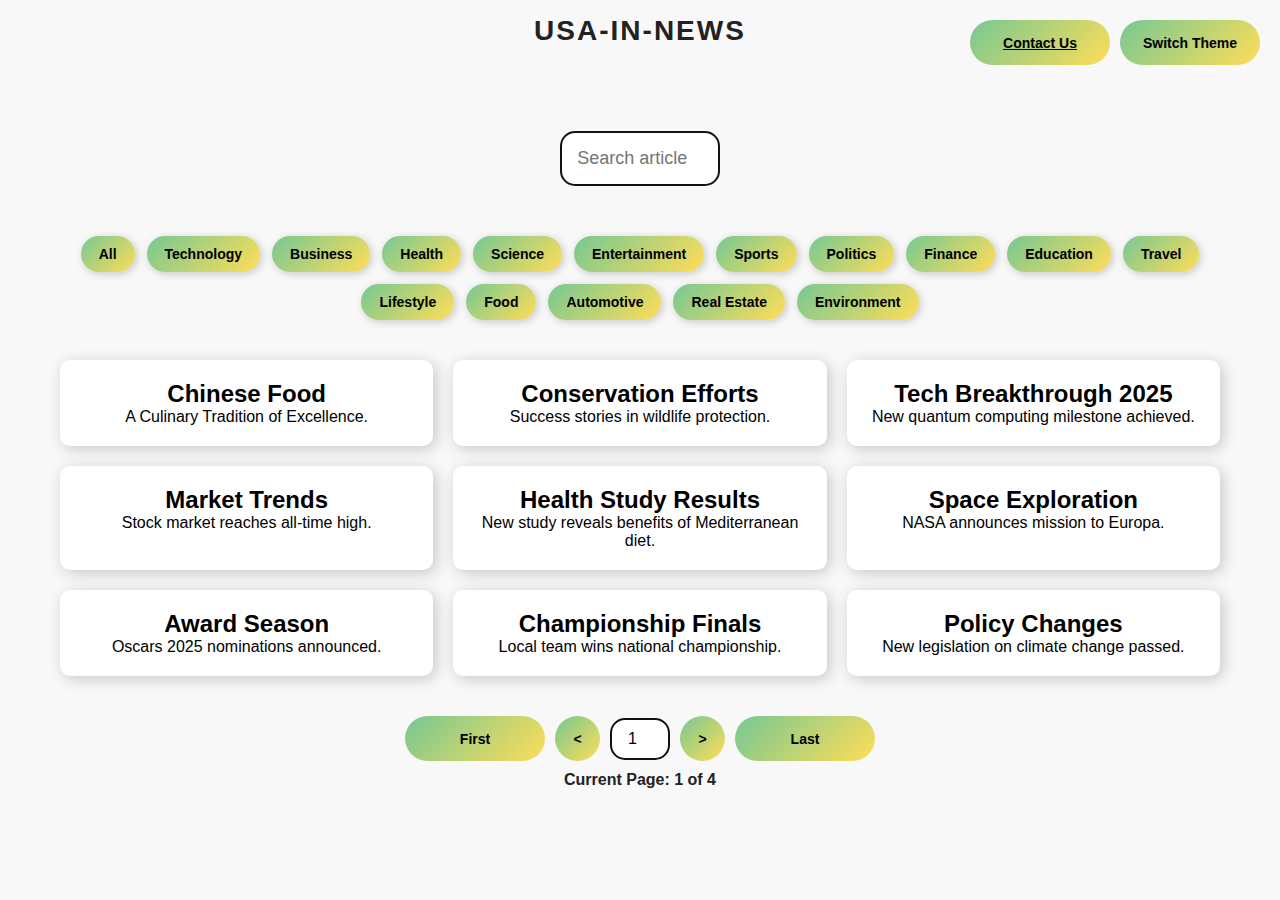
<file: index.html>
<!DOCTYPE html>
<html lang="en">

<head>
    <meta charset="UTF-8">
    <meta name="viewport" content="width=device-width, initial-scale=1.0">
    <title>USA-In-News</title>
    <style>
        /* General Styles */
        * {
            margin: 0;
            padding: 0;
            box-sizing: border-box;
            font-family: 'Poppins', sans-serif;
            transition: all 0.3s ease-in-out;
        }

        body {
            display: flex;
            flex-direction: column;
            align-items: center;
            justify-content: center;
            min-height: 100vh;
            padding: 20px;
        }

        /* Top Right Buttons */
        .top-right-buttons {
            position: absolute;
            top: 20px;
            right: 20px;
            display: flex;
            gap: 10px;
            z-index: 100;
        }

        .top-button,
        .pagination button{
        
            min-width: 140px;
            height: 45px;
            padding: 12px;
            border: none;
            border-radius: 25px;
            cursor: pointer;
            font-size: 14px;
            font-weight: bold;
            display: flex;
            align-items: center;
            justify-content: center;
            transition: all 0.3s cubic-bezier(0.25, 0.8, 0.25, 1);
            position: relative;
            overflow: hidden;
        }

        /* Pagination arrow buttons */
        .pagination-arrow {
            min-width: 45px !important;
            width: 45px !important;
        }

        .website-name {
            position: absolute;
            top: 15px;
            left: 50%;
            transform: translateX(-50%);
            font-size: 28px;
            font-weight: bold;
            font-family: 'Cursive', sans-serif;
            text-transform: uppercase;
            letter-spacing: 2px;
            transition: all 0.3s ease;
            z-index: 100;
        }

        /* Light Mode */
        .light-mode {
            background: #f8f8f8;
            color: #222;
        }

        .light-mode .top-button,
        .light-mode .category,
        .light-mode .pagination button {
            background: linear-gradient(135deg, #76c893, #ffdd57);
            color: black;
        }

        .light-mode .article {
            background: white;
            color: black;
        }

        /* Dark Mode */
        .dark-mode {
            background: #1a1a1a;
            color: white;
        }

        .dark-mode .top-button,
        .dark-mode .category,
        .dark-mode .pagination button {
            background: linear-gradient(135deg, #ff9a9e, #fad0c4);
            color: white;
        }

        .dark-mode .article {
            background: #333;
            color: white;
        }

        /* Neon Mode */
        .neon-mode {
            background: linear-gradient(135deg, #000000, #1b003b);
            color: #00eaff;
        }

        .neon-mode .top-button,
        .neon-mode .category,
        .neon-mode .pagination button {
            background: linear-gradient(135deg, #ff00ff, #00eaff);
            color: white;
            box-shadow: 0 0 10px #ff00ff;
        }

        .neon-mode .article {
            background: rgba(0, 238, 255, 0.1);
            color: #00eaff;
            border: 1px solid #00eaff;
            box-shadow: 0 0 10px rgba(0, 238, 255, 0.5);
        }

        /* Interactive Elements */
        .top-button:hover,
        .category:hover,
        .pagination button:hover {
            transform: scale(1.05) translateY(-2px);
            box-shadow: 0 5px 15px rgba(0, 0, 0, 0.3);
        }

        .search-bar {
            display: block;
            width: 60%;
            max-width: 600px;
            margin: 20px auto;
            padding: 15px;
            font-size: 18px;
            border-radius: 15px;
            border: 2px solid #131111;
            outline: none;
            transition: all 0.3s ease;
        }

        .search-bar:hover,
        .search-bar:focus {
            transform: scale(1.02);
            border-color: #76c893;
            box-shadow: 0 0 15px rgba(118, 200, 147, 0.5);
        }

        /* Categories - Improved Design */
        .categories-container {
            margin-top: 20px;
            text-align: center;
            width: 100%;
            overflow-x: auto;
            padding-bottom: 10px;
        }

        .categories {
            display: flex;
            flex-wrap: nowrap;
            justify-content: flex-start;
            gap: 12px;
            padding: 10px;
            max-width: 100%;
            overflow-x: auto;
            scrollbar-width: thin;
            scrollbar-color: #76c893 #f8f8f8;
        }

        .categories::-webkit-scrollbar {
            height: 8px;
        }

        .categories::-webkit-scrollbar-track {
            background: #f8f8f8;
            border-radius: 10px;
        }

        .categories::-webkit-scrollbar-thumb {
            background-color: #76c893;
            border-radius: 10px;
        }

        .dark-mode .categories::-webkit-scrollbar-track {
            background: #333;
        }

        .dark-mode .categories::-webkit-scrollbar-thumb {
            background-color: #ff9a9e;
        }

        .neon-mode .categories::-webkit-scrollbar-track {
            background: #1b003b;
        }

        .neon-mode .categories::-webkit-scrollbar-thumb {
            background-color: #ff00ff;
        }

        .categories-container {
            margin-top: 20px;
            text-align: center;
            width: 100%;
        }

        .categories {
            display: flex;
            flex-wrap: wrap;
            justify-content: center;
            gap: 12px;
        }

        .category {
            padding: 10px 18px;
            border-radius: 25px;
            font-size: 14px;
            font-weight: bold;
            cursor: pointer;
            box-shadow: 2px 2px 8px rgba(0, 0, 0, 0.2);
            transition: 0.3s;
        }

        .selected-category {
            transform: scale(1.1);
            box-shadow: 0 0 15px rgba(0, 0, 0, 0.3);
        }

        /* Articles */
        .container {
            max-width: 1200px;
            display: grid;
            grid-template-columns: repeat(auto-fit, minmax(300px, 1fr));
            gap: 20px;
            padding: 20px;
            width: 100%;
        }

        .article {
            padding: 20px;
            border-radius: 10px;
            text-align: center;
            cursor: pointer;
            box-shadow: 3px 3px 15px rgba(0, 0, 0, 0.2);
            transition: all 0.4s cubic-bezier(0.25, 0.8, 0.25, 1);
            position: relative;
            overflow: hidden;
            transform-origin: center top;
        }

        .article:hover {
            transform: translateY(-5px) scale(1.02);
            box-shadow: 3px 3px 20px rgba(0, 0, 0, 0.4);
        }

        /* Pagination */
        .pagination {
            display: flex;
            justify-content: center;
            align-items: center;
            gap: 10px;
            margin-top: 20px;
        }

        .pagination input {
            width: 60px;
            padding: 10px;
            text-align: center;
            border-radius: 15px;
            font-size: 16px;
            border: 2px solid #131111;
            outline: none;
            transition: all 0.3s ease;
        }

        .pagination input:hover,
        .pagination input:focus {
            transform: scale(1.05);
            border-color: #76c893;
            box-shadow: 0 0 15px rgba(118, 200, 147, 0.5);
        }

        #pageDisplay {
            margin-top: 10px;
            font-weight: bold;
        }

        /* Animation Styles */
        @keyframes buttonClick {
            0% { transform: scale(1); }
            50% { transform: scale(0.95); }
            100% { transform: scale(1); }
        }

        @keyframes liftUp {
            0% { transform: scale(1); }
            50% { transform: scale(1.05); }
            100% { transform: scale(1); }
        }

        @keyframes paperTear {
            0% { transform: scale(1) rotate(0deg); opacity: 1; }
            50% { transform: scale(0.9) rotate(5deg); opacity: 0.8; }
            100% { transform: scale(0) rotate(10deg); opacity: 0; }
        }

        @keyframes ripple {
            to {
                transform: scale(4);
                opacity: 0;
            }
        }

        .click-animation {
            animation: buttonClick 0.2s ease-in-out;
        }

        .tear-animation {
            animation: paperTear 0.5s forwards;
            pointer-events: none;
        }

        .ripple {
            position: absolute;
            border-radius: 50%;
            background-color: rgba(255, 255, 255, 0.7);
            transform: scale(0);
            animation: ripple 0.6s linear;
            pointer-events: none;
        }
    </style>
</head>

<body class="light-mode">
    <div class="website-name">USA-In-News</div>

    <!-- Top Right Buttons -->
    <div class="top-right-buttons">
        <a href="/contact.us" class="top-button" id="contactBtn">Contact Us</a>

        <button class="top-button mode-toggle" onclick="toggleMode()">Switch Theme</button>
    </div>

    <div class="header">
        <input class="search-bar" type="search" placeholder="Search articles..." oninput="searchArticles(this.value)">
    </div>

    <!-- Categories - Improved Design -->
    <div class="categories-container">
        <div class="categories" id="categories"></div>
    </div>

    <!-- Articles -->
    <div class="container" id="articles"></div>

    <!-- Pagination Controls -->
    <div class="pagination">
        <button onclick="goToPage(1)">First</button>
        <button class="pagination-arrow" onclick="prevPage()"> &lt; </button>
        <input type="number" id="pageInput" placeholder="Page" min="1">
        <button class="pagination-arrow" onclick="nextPage()"> &gt; </button>
        <button onclick="goToPage(totalPages)">Last</button>
    </div>

    <p id="pageDisplay">Current Page: 1</p>

    <script>
        // Sound effects using the Web Audio API
        function playClickSound() {
            const audioCtx = new (window.AudioContext || window.webkitAudioContext)();
            const oscillator = audioCtx.createOscillator();
            const gainNode = audioCtx.createGain();

            oscillator.type = 'sine';
            oscillator.frequency.value = 800;
            gainNode.gain.value = 0.1;

            oscillator.connect(gainNode);
            gainNode.connect(audioCtx.destination);

            oscillator.start();
            gainNode.gain.exponentialRampToValueAtTime(0.001, audioCtx.currentTime + 0.2);
            oscillator.stop(audioCtx.currentTime + 0.2);
        }

        function playArticleSound() {
            const audioCtx = new (window.AudioContext || window.webkitAudioContext)();
            const now = audioCtx.currentTime;
            
            // Create a more pleasant sound for article clicks
            const oscillator1 = audioCtx.createOscillator();
            const oscillator2 = audioCtx.createOscillator();
            const gainNode = audioCtx.createGain();
            
            oscillator1.type = 'sine';
            oscillator1.frequency.setValueAtTime(523.25, now); // C5 note
            oscillator1.frequency.exponentialRampToValueAtTime(659.25, now + 0.1); // E5 note
            
            oscillator2.type = 'triangle';
            oscillator2.frequency.setValueAtTime(783.99, now); // G5 note
            oscillator2.frequency.exponentialRampToValueAtTime(987.77, now + 0.1); // B5 note
            
            gainNode.gain.setValueAtTime(0.2, now);
            gainNode.gain.exponentialRampToValueAtTime(0.001, now + 0.3);
            
            oscillator1.connect(gainNode);
            oscillator2.connect(gainNode);
            gainNode.connect(audioCtx.destination);
            
            oscillator1.start(now);
            oscillator2.start(now);
            oscillator1.stop(now + 0.3);
            oscillator2.stop(now + 0.3);
        }

        // Add ripple effect to buttons
        function createRipple(event) {
            const button = event.currentTarget;
            const circle = document.createElement("span");
            const diameter = Math.max(button.clientWidth, button.clientHeight);
            const radius = diameter / 2;

            circle.style.width = circle.style.height = `${diameter}px`;
            circle.style.left = `${event.clientX - button.getBoundingClientRect().left - radius}px`;
            circle.style.top = `${event.clientY - button.getBoundingClientRect().top - radius}px`;
            circle.classList.add("ripple");

            const ripple = button.getElementsByClassName("ripple")[0];
            if (ripple) {
                ripple.remove();
            }

            button.appendChild(circle);
        }

        // Initialize button effects
        document.addEventListener('DOMContentLoaded', function () {
            const buttons = document.querySelectorAll('.top-button, .pagination button, .category');

            buttons.forEach(button => {
                button.addEventListener('click', function (e) {
                    // Play click sound
                    playClickSound();

                    // Add click animation
                    this.classList.add('click-animation');
                    setTimeout(() => {
                        this.classList.remove('click-animation');
                    }, 200);

                    // Create ripple effect
                    createRipple(e);
                });
            });

            // Add article click sound
            document.addEventListener('click', function(e) {
                if (e.target.closest('.article')) {
                    playArticleSound();
                }
            });
        });

        // Categories List - Organized by popularity
        const categories = [
            "All", 
            "Technology", 
            "Business", 
            "Health", 
            "Science", 
            "Entertainment", 
            "Sports", 
            "Politics", 
            "Finance", 
            "Education", 
            "Travel", 
            "Lifestyle", 
            "Food", 
            "Automotive", 
            "Real Estate", 
            "Environment"
        ];

        function displayCategories() {
            document.getElementById('categories').innerHTML = categories.map(category =>
                `<div class="category" onclick="filterArticles('${category}', this)">${category}</div>`).join('');
        }

        // Articles List with Pagination
        const articles = [];
        const articlesPerPage = 9;
        let currentPage = 1;
        let totalPages = 1;
        let currentCategory = "All";
        let currentSearchTerm = "";

        function addArticle(title, content, category, link = "#") {
            articles.push({ title, content, link, category });
            totalPages = Math.ceil(articles.length / articlesPerPage);
            displayArticles();
        }

        function getFilteredArticles() {
            let filtered = articles;

            // Apply category filter
            if (currentCategory !== "All") {
                filtered = filtered.filter(article => article.category === currentCategory);
            }

            // Apply search filter
            if (currentSearchTerm) {
                filtered = filtered.filter(article =>
                    article.title.toLowerCase().includes(currentSearchTerm.toLowerCase()) ||
                    article.content.toLowerCase().includes(currentSearchTerm.toLowerCase())
                );
            }

            return filtered;
        }

        // Function to display articles
        function displayArticles() {
            const filteredArticles = getFilteredArticles();
            totalPages = Math.ceil(filteredArticles.length / articlesPerPage) || 1;

            if (currentPage > totalPages) {
                currentPage = totalPages;
            } else if (currentPage < 1) {
                currentPage = 1;
            }

            const startIndex = (currentPage - 1) * articlesPerPage;
            const paginatedArticles = filteredArticles.slice(startIndex, startIndex + articlesPerPage);

            document.getElementById('articles').innerHTML = paginatedArticles.map(article =>
                `<div class="article" onclick="openArticle('${article.link}', this)">
                    <h2>${article.title}</h2>
                    <p>${article.content}</p>
                </div>`).join('');

            document.getElementById("pageDisplay").innerText = `Current Page: ${currentPage} of ${totalPages}`;
            document.getElementById("pageInput").value = currentPage;
        }

        // Article opening with sound
        function openArticle(link, element) {
            // Add tear animation
            element.classList.add('tear-animation');

            // Open link after animation completes
            setTimeout(() => {
                window.open(link, '_blank');
                element.classList.remove('tear-animation');
            }, 500);
        }

        // Filter Articles
        function filterArticles(category, element) {
            document.querySelectorAll('.category').forEach(cat => cat.classList.remove('selected-category'));
            element.classList.add('selected-category');
            currentCategory = category;
            currentPage = 1;
            displayArticles();
            
            // Auto-scroll categories if needed
            element.scrollIntoView({
                behavior: 'smooth',
                block: 'nearest',
                inline: 'center'
            });
        }

        // Search Articles
        function searchArticles(searchTerm) {
            currentSearchTerm = searchTerm;
            currentPage = 1;
            displayArticles();
        }

        // Pagination Functions
        function goToPage(page) {
            if (page >= 1 && page <= totalPages) {
                currentPage = page;
                displayArticles();
            }
        }

        function prevPage() {
            if (currentPage > 1) {
                currentPage--;
                displayArticles();
            }
        }

        function nextPage() {
            if (currentPage < totalPages) {
                currentPage++;
                displayArticles();
            }
        }

        function jumpToPage() {
            const inputPage = document.getElementById("pageInput").value;
            const pageNumber = parseInt(inputPage);
            if (!isNaN(pageNumber)) {
                goToPage(pageNumber);
            }
        }

        // Jump to Page on Enter
        document.getElementById("pageInput").addEventListener("keypress", function (event) {
            if (event.key === "Enter") {
                const pageNumber = parseInt(this.value);
                if (!isNaN(pageNumber)) {
                    goToPage(pageNumber);
                }
            }
        });

        // Mode Switcher
        const modes = ["light-mode", "dark-mode", "neon-mode"];
        let currentModeIndex = 0;
        function toggleMode() {
            document.body.classList.remove(modes[currentModeIndex]);
            currentModeIndex = (currentModeIndex + 1) % modes.length;
            document.body.classList.add(modes[currentModeIndex]);

            document.querySelectorAll('.category, .article').forEach(el => {
                el.classList.remove("light-mode", "dark-mode", "neon-mode");
                el.classList.add(modes[currentModeIndex]);
            });

            // Play mode switch sound
            playClickSound();
        }

        // Sample Articles
        addArticle("Chinese Food", "A Culinary Tradition of Excellence.", "Food", "/articles/chinese-food");
            addArticle("Conservation Efforts", "Success stories in wildlife protection.", "Environment", "#");
        addArticle("Tech Breakthrough 2025", "New quantum computing milestone achieved.", "Technology", "#");
        addArticle("Market Trends", "Stock market reaches all-time high.", "Business", "#");
        addArticle("Health Study Results", "New study reveals benefits of Mediterranean diet.", "Health", "#");
        addArticle("Space Exploration", "NASA announces mission to Europa.", "Science", "#");
        addArticle("Award Season", "Oscars 2025 nominations announced.", "Entertainment", "#");
        addArticle("Championship Finals", "Local team wins national championship.", "Sports", "#");
        addArticle("Policy Changes", "New legislation on climate change passed.", "Politics", "#");
        addArticle("Investment Guide", "Best stocks to watch in Q2 2025.", "Finance", "#");
        addArticle("Education Reform", "New teaching methods improve test scores.", "Education", "#");
        addArticle("Travel Destinations", "Top 10 places to visit this summer.", "Travel", "#");
        addArticle("Home Organization", "Minimalist living tips for small spaces.", "Lifestyle", "#");
        addArticle("New Restaurant", "Michelin-starred chef opens downtown eatery.", "Food", "#");
        addArticle("Electric Vehicles", "2025's most anticipated EV models.", "Automotive", "#");
        addArticle("Housing Market", "Experts predict cooling in hot markets.", "Real Estate", "#");
        addArticle("Climate Report", "Latest findings on global warming trends.", "Environment", "#");
        addArticle("AI Advancements", "How machine learning is transforming industries.", "Technology", "#");
        addArticle("Startup Success", "Local company reaches unicorn status.", "Business", "#");
        addArticle("Mental Health", "New therapies show promise for depression.", "Health", "#");
        addArticle("Medical Breakthrough", "Researchers discover potential cancer treatment.", "Science", "#");
        addArticle("Streaming Wars", "Which platform offers the best value?", "Entertainment", "#");
        addArticle("Olympic Preview", "Athletes to watch in upcoming games.", "Sports", "#");
        addArticle("Election Coverage", "Latest polls show tight race.", "Politics", "#");
        addArticle("Retirement Planning", "How to prepare for financial independence.", "Finance", "#");
        addArticle("Online Learning", "Best platforms for skill development.", "Education", "#");
        addArticle("Adventure Travel", "Extreme destinations for thrill-seekers.", "Travel", "#");
        addArticle("Work-Life Balance", "Tips for remote workers to stay productive.", "Lifestyle", "#");
        addArticle("Farm-to-Table", "The rise of hyper-local dining.", "Food", "#");
        addArticle("Autonomous Cars", "When will self-driving become mainstream?", "Automotive", "#");
        addArticle("Urban Living", "The future of city apartment design.", "Real Estate", "#");
        addArticle("Conservation Efforts", "Success stories in wildlife protection.", "Environment", "#");


        // Initialize
        displayCategories();
        displayArticles();
    </script>
</body>

</html>
</file>
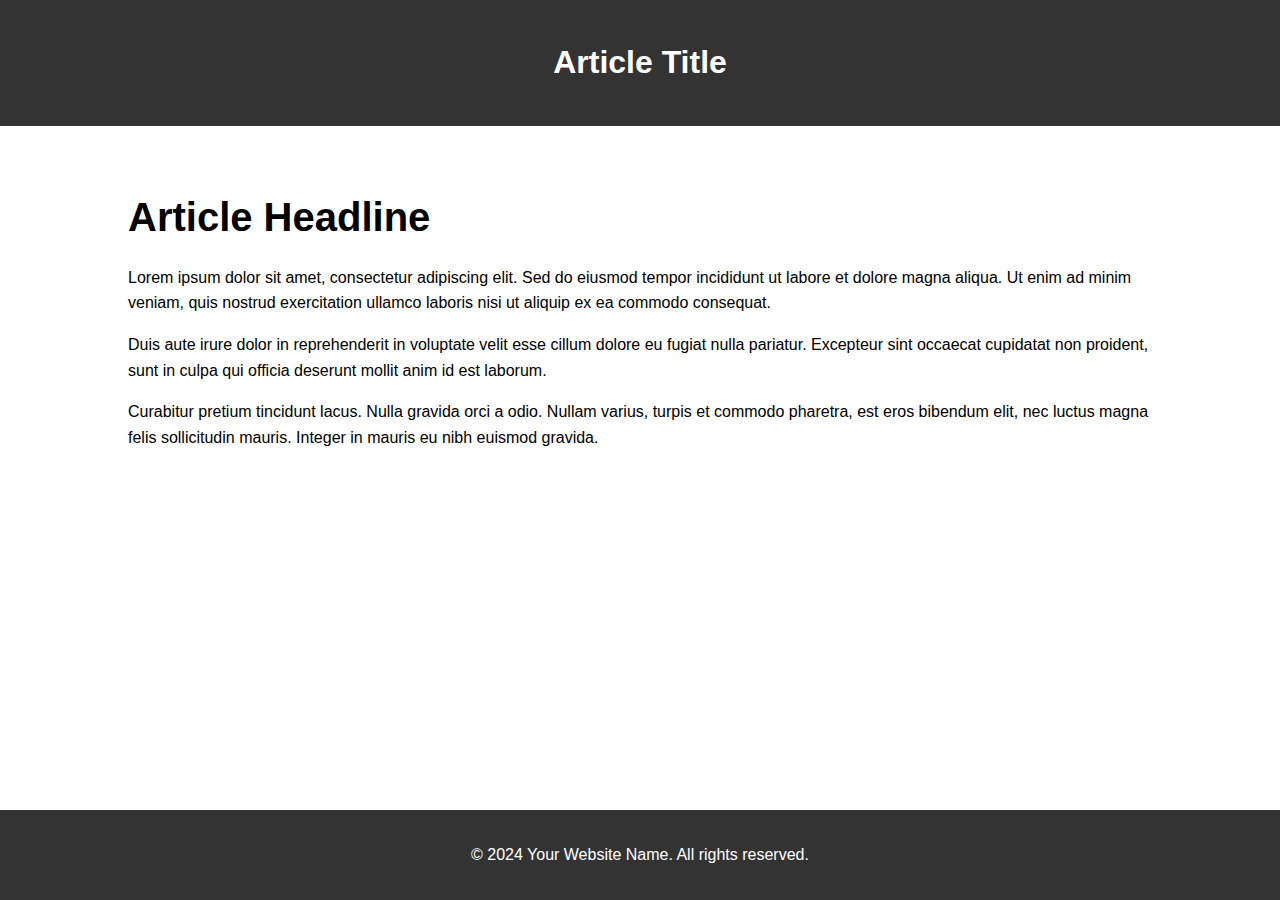
<file: articals.html>
<!DOCTYPE html>
<html lang="en">
<head>
    <meta charset="UTF-8">
    <meta name="viewport" content="width=device-width, initial-scale=1.0">
    <title>Article Page</title>
    <style>
        body {
            font-family: Arial, sans-serif;
            margin: 0;
            padding: 0;
            line-height: 1.6;
        }
        header {
            background: #333;
            color: #fff;
            padding: 1rem 0;
            text-align: center;
        }
        .container {
            width: 80%;
            margin: 0 auto;
            padding: 2rem;
        }
        article {
            margin-bottom: 2rem;
        }
        article h1 {
            font-size: 2.5rem;
            margin-bottom: 1rem;
        }
        article p {
            margin-bottom: 1rem;
        }
        footer {
            background: #333;
            color: #fff;
            text-align: center;
            padding: 1rem 0;
            position: fixed;
            width: 100%;
            bottom: 0;
        }
    </style>
</head>
<body>

    <header>
        <h1>Article Title</h1>
    </header>

    <div class="container">
        <article>
            <h1>Article Headline</h1>
            <p>Lorem ipsum dolor sit amet, consectetur adipiscing elit. Sed do eiusmod tempor incididunt ut labore et dolore magna aliqua. Ut enim ad minim veniam, quis nostrud exercitation ullamco laboris nisi ut aliquip ex ea commodo consequat.</p>
            <p>Duis aute irure dolor in reprehenderit in voluptate velit esse cillum dolore eu fugiat nulla pariatur. Excepteur sint occaecat cupidatat non proident, sunt in culpa qui officia deserunt mollit anim id est laborum.</p>
            <p>Curabitur pretium tincidunt lacus. Nulla gravida orci a odio. Nullam varius, turpis et commodo pharetra, est eros bibendum elit, nec luctus magna felis sollicitudin mauris. Integer in mauris eu nibh euismod gravida.</p>
        </article>
    </div>

    <footer>
        <p>&copy; 2024 Your Website Name. All rights reserved.</p>
    </footer>

</body>
</html>
</file>
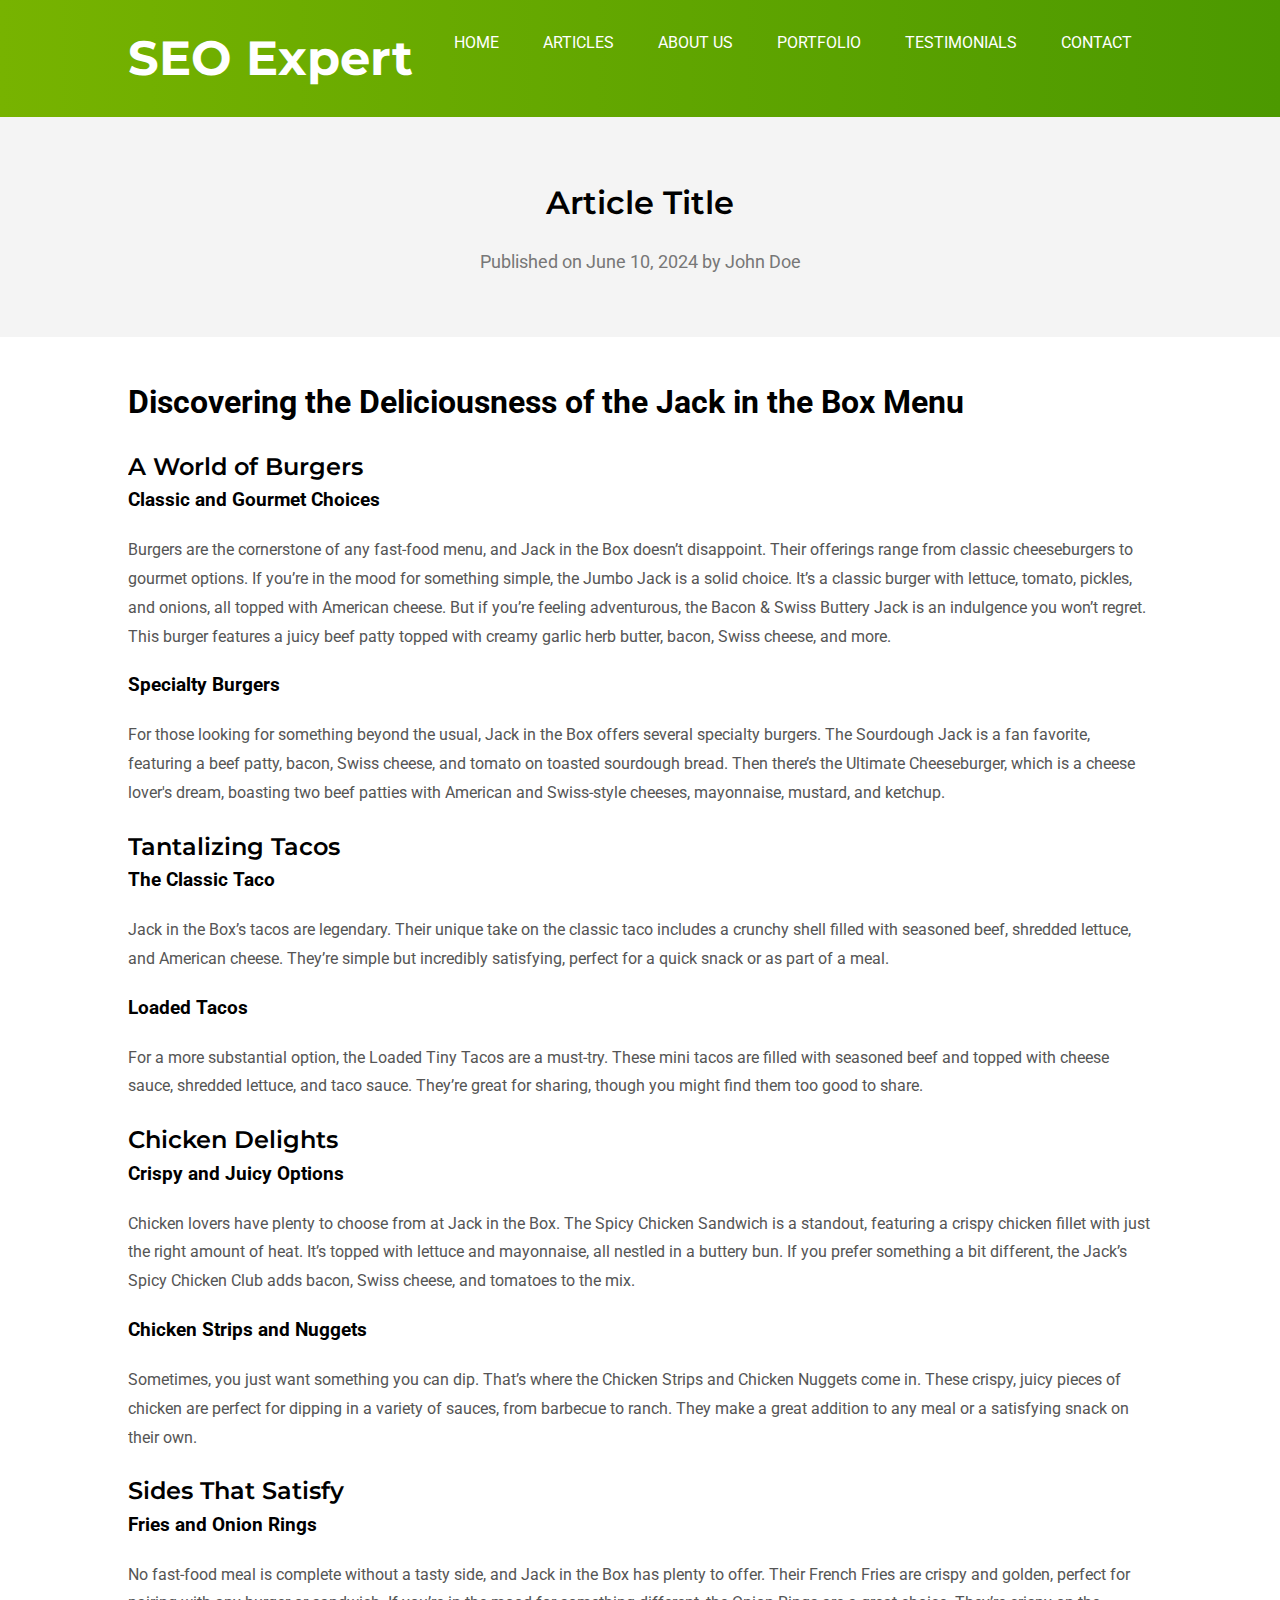
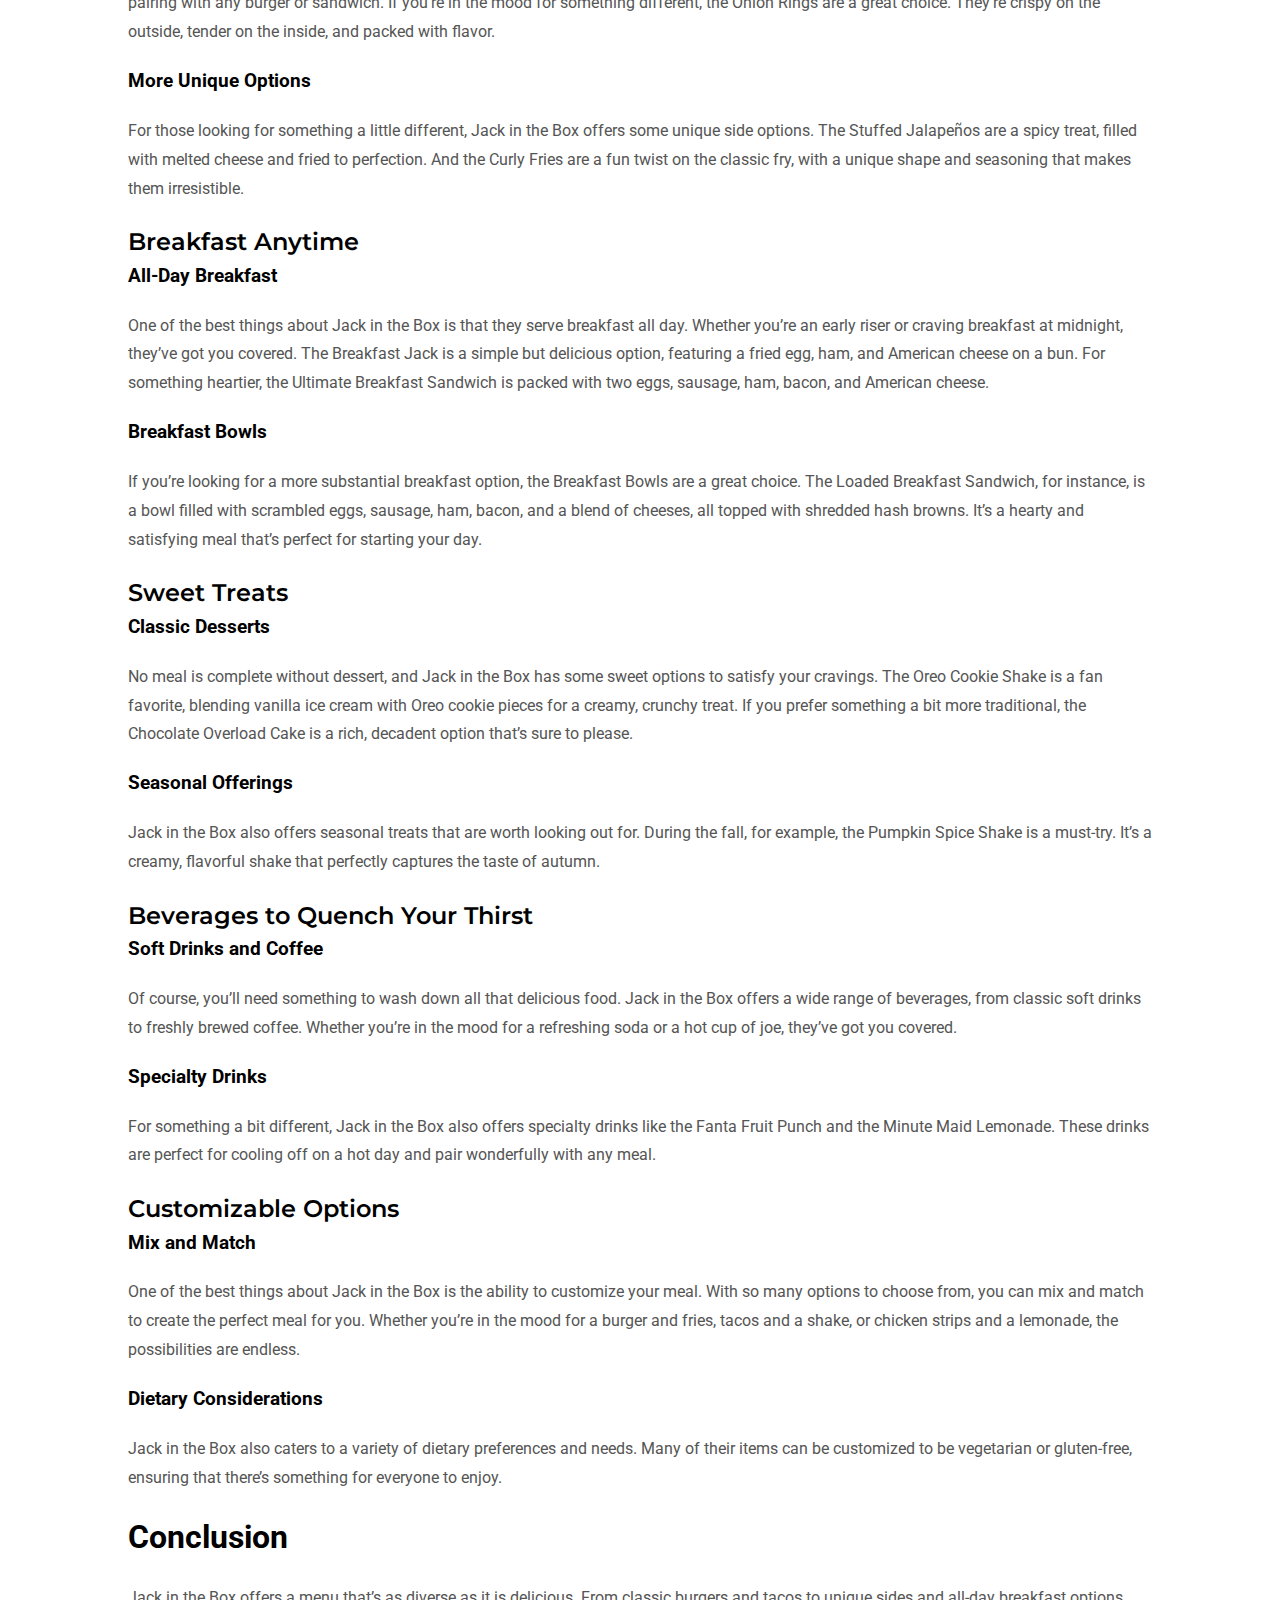
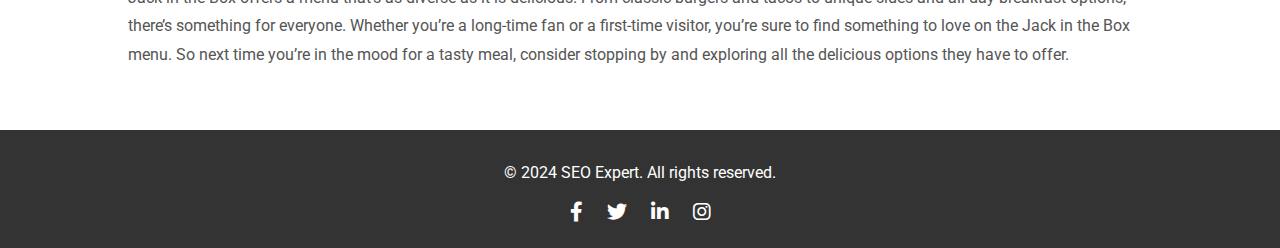
<file: article.html>
<!DOCTYPE html>
<html lang="en">
<head>
    <meta charset="UTF-8">
    <meta name="viewport" content="width=device-width, initial-scale=1.0">
    <title>SEO Expert Services - Article</title>
    <link href="https://fonts.googleapis.com/css2?family=Montserrat:wght@400;600&family=Roboto:wght@300;400&display=swap" rel="stylesheet">
    <link rel="stylesheet" href="https://cdnjs.cloudflare.com/ajax/libs/font-awesome/6.0.0-beta3/css/all.min.css">
    <style>
        * {
            margin: 0;
            padding: 0;
            box-sizing: border-box;
        }

        body {
            font-family: 'Roboto', sans-serif;
            line-height: 1.6;
            scroll-behavior: smooth;
        }

        .container {
            width: 80%;
            margin: auto;
            overflow: hidden;
        }

        header {
            background: linear-gradient(90deg, #77b300, #4c9900);
            color: #fff;
            padding: 20px 0;
            box-shadow: 0 4px 10px rgba(0, 0, 0, 0.1);
        }

        header a {
            color: #fff;
            text-decoration: none;
            text-transform: uppercase;
            font-size: 16px;
            transition: color 0.3s;
        }

        header ul {
            padding: 0;
            list-style: none;
        }

        header li {
            display: inline;
            padding: 0 20px;
        }

        header .logo {
            float: left;
            font-family: 'Montserrat', sans-serif;
            font-weight: 600;
            font-size: 24px;
        }

        header nav {
            float: right;
            margin-top: 10px;
        }

        header a:hover {
            color: #ffeb3b;
        }

        .article-header {
            background: #f4f4f4;
            padding: 60px 0;
            text-align: center;
        }

        .article-header h1 {
            font-family: 'Montserrat', sans-serif;
            font-weight: 600;
            margin-bottom: 20px;
        }

        .article-header p {
            font-size: 18px;
            color: #777;
        }

        .article-content {
            padding: 40px 0;
        }

        .article-content h2 {
            margin-top: 20px;
            font-family: 'Montserrat', sans-serif;
            font-weight: 600;
        }

        .article-content p {
            margin: 20px 0;
            line-height: 1.8;
            color: #555;
        }

        footer {
            background: #333;
            color: #fff;
            text-align: center;
            padding: 20px 0;
        }

        footer p {
            margin: 10px 0;
        }

        footer .social-links a {
            color: #fff;
            margin: 0 10px;
            font-size: 20px;
            transition: color 0.3s;
        }

        footer .social-links a:hover {
            color: #ffeb3b;
        }
    </style>
</head>
<body>
    <header>
        <div class="container">
            <div class="logo">
                <h1>SEO Expert</h1>
            </div>
            <nav>
                <ul>
                    <li><a href="https://rankrise.site/">Home</a></li>
                    <li><a href="https://rankrise.site/articles%20displayer.html">Articles</a></li>
                    <li><a href="#about">About Us</a></li>
                    <li><a href="#portfolio">Portfolio</a></li>
                    <li><a href="#testimonials">Testimonials</a></li>
                    <li><a href="#contact">Contact</a></li>
                </ul>
            </nav>
        </div>
    </header>

    <section class="article-header">
        <div class="container">
            <h1>Article Title</h1>
            <p>Published on June 10, 2024 by John Doe</p>
        </div>
    </section>

    <section class="article-content">
        <div class="container">
           <h1>Discovering the Deliciousness of the Jack in the Box Menu</h1>

<h2>A World of Burgers</h2>

<h3>Classic and Gourmet Choices</h3>
<p>Burgers are the cornerstone of any fast-food menu, and Jack in the Box doesn’t disappoint. Their offerings range from classic cheeseburgers to gourmet options. If you’re in the mood for something simple, the Jumbo Jack is a solid choice. It’s a classic burger with lettuce, tomato, pickles, and onions, all topped with American cheese. But if you’re feeling adventurous, the Bacon & Swiss Buttery Jack is an indulgence you won’t regret. This burger features a juicy beef patty topped with creamy garlic herb butter, bacon, Swiss cheese, and more.</p>

<h3>Specialty Burgers</h3>
<p>For those looking for something beyond the usual, Jack in the Box offers several specialty burgers. The Sourdough Jack is a fan favorite, featuring a beef patty, bacon, Swiss cheese, and tomato on toasted sourdough bread. Then there’s the Ultimate Cheeseburger, which is a cheese lover's dream, boasting two beef patties with American and Swiss-style cheeses, mayonnaise, mustard, and ketchup.</p>

<h2>Tantalizing Tacos</h2>

<h3>The Classic Taco</h3>
<p>Jack in the Box’s tacos are legendary. Their unique take on the classic taco includes a crunchy shell filled with seasoned beef, shredded lettuce, and American cheese. They’re simple but incredibly satisfying, perfect for a quick snack or as part of a meal.</p>

<h3>Loaded Tacos</h3>
<p>For a more substantial option, the Loaded Tiny Tacos are a must-try. These mini tacos are filled with seasoned beef and topped with cheese sauce, shredded lettuce, and taco sauce. They’re great for sharing, though you might find them too good to share.</p>

<h2>Chicken Delights</h2>

<h3>Crispy and Juicy Options</h3>
<p>Chicken lovers have plenty to choose from at Jack in the Box. The Spicy Chicken Sandwich is a standout, featuring a crispy chicken fillet with just the right amount of heat. It’s topped with lettuce and mayonnaise, all nestled in a buttery bun. If you prefer something a bit different, the Jack’s Spicy Chicken Club adds bacon, Swiss cheese, and tomatoes to the mix.</p>

<h3>Chicken Strips and Nuggets</h3>
<p>Sometimes, you just want something you can dip. That’s where the Chicken Strips and Chicken Nuggets come in. These crispy, juicy pieces of chicken are perfect for dipping in a variety of sauces, from barbecue to ranch. They make a great addition to any meal or a satisfying snack on their own.</p>

<h2>Sides That Satisfy</h2>

<h3>Fries and Onion Rings</h3>
<p>No fast-food meal is complete without a tasty side, and Jack in the Box has plenty to offer. Their French Fries are crispy and golden, perfect for pairing with any burger or sandwich. If you’re in the mood for something different, the Onion Rings are a great choice. They’re crispy on the outside, tender on the inside, and packed with flavor.</p>

<h3>More Unique Options</h3>
<p>For those looking for something a little different, Jack in the Box offers some unique side options. The Stuffed Jalapeños are a spicy treat, filled with melted cheese and fried to perfection. And the Curly Fries are a fun twist on the classic fry, with a unique shape and seasoning that makes them irresistible.</p>

<h2>Breakfast Anytime</h2>

<h3>All-Day Breakfast</h3>
<p>One of the best things about Jack in the Box is that they serve breakfast all day. Whether you’re an early riser or craving breakfast at midnight, they’ve got you covered. The Breakfast Jack is a simple but delicious option, featuring a fried egg, ham, and American cheese on a bun. For something heartier, the Ultimate Breakfast Sandwich is packed with two eggs, sausage, ham, bacon, and American cheese.</p>

<h3>Breakfast Bowls</h3>
<p>If you’re looking for a more substantial breakfast option, the Breakfast Bowls are a great choice. The Loaded Breakfast Sandwich, for instance, is a bowl filled with scrambled eggs, sausage, ham, bacon, and a blend of cheeses, all topped with shredded hash browns. It’s a hearty and satisfying meal that’s perfect for starting your day.</p>

<h2>Sweet Treats</h2>

<h3>Classic Desserts</h3>
<p>No meal is complete without dessert, and Jack in the Box has some sweet options to satisfy your cravings. The Oreo Cookie Shake is a fan favorite, blending vanilla ice cream with Oreo cookie pieces for a creamy, crunchy treat. If you prefer something a bit more traditional, the Chocolate Overload Cake is a rich, decadent option that’s sure to please.</p>

<h3>Seasonal Offerings</h3>
<p>Jack in the Box also offers seasonal treats that are worth looking out for. During the fall, for example, the Pumpkin Spice Shake is a must-try. It’s a creamy, flavorful shake that perfectly captures the taste of autumn.</p>

<h2>Beverages to Quench Your Thirst</h2>

<h3>Soft Drinks and Coffee</h3>
<p>Of course, you’ll need something to wash down all that delicious food. Jack in the Box offers a wide range of beverages, from classic soft drinks to freshly brewed coffee. Whether you’re in the mood for a refreshing soda or a hot cup of joe, they’ve got you covered.</p>

<h3>Specialty Drinks</h3>
<p>For something a bit different, Jack in the Box also offers specialty drinks like the Fanta Fruit Punch and the Minute Maid Lemonade. These drinks are perfect for cooling off on a hot day and pair wonderfully with any meal.</p>

<h2>Customizable Options</h2>

<h3>Mix and Match</h3>
<p>One of the best things about Jack in the Box is the ability to customize your meal. With so many options to choose from, you can mix and match to create the perfect meal for you. Whether you’re in the mood for a burger and fries, tacos and a shake, or chicken strips and a lemonade, the possibilities are endless.</p>

<h3>Dietary Considerations</h3>
<p>Jack in the Box also caters to a variety of dietary preferences and needs. Many of their items can be customized to be vegetarian or gluten-free, ensuring that there’s something for everyone to enjoy.</p>

<h1>Conclusion</h1>

<p>Jack in the Box offers a menu that’s as diverse as it is delicious. From classic burgers and tacos to unique sides and all-day breakfast options, there’s something for everyone. Whether you’re a long-time fan or a first-time visitor, you’re sure to find something to love on the Jack in the Box menu. So next time you’re in the mood for a tasty meal, consider stopping by and exploring all the delicious options they have to offer.</p>

        </div>
    </section>

    <footer>
        <div class="container">
            <p>&copy; 2024 SEO Expert. All rights reserved.</p>
            <div class="social-links">
                <a href="#"><i class="fab fa-facebook-f"></i></a>
                <a href="#"><i class="fab fa-twitter"></i></a>
                <a href="#"><i class="fab fa-linkedin-in"></i></a>
                <a href="#"><i class="fab fa-instagram"></i></a>
            </div>
        </div>
    </footer>
</body>
</html>
</file>
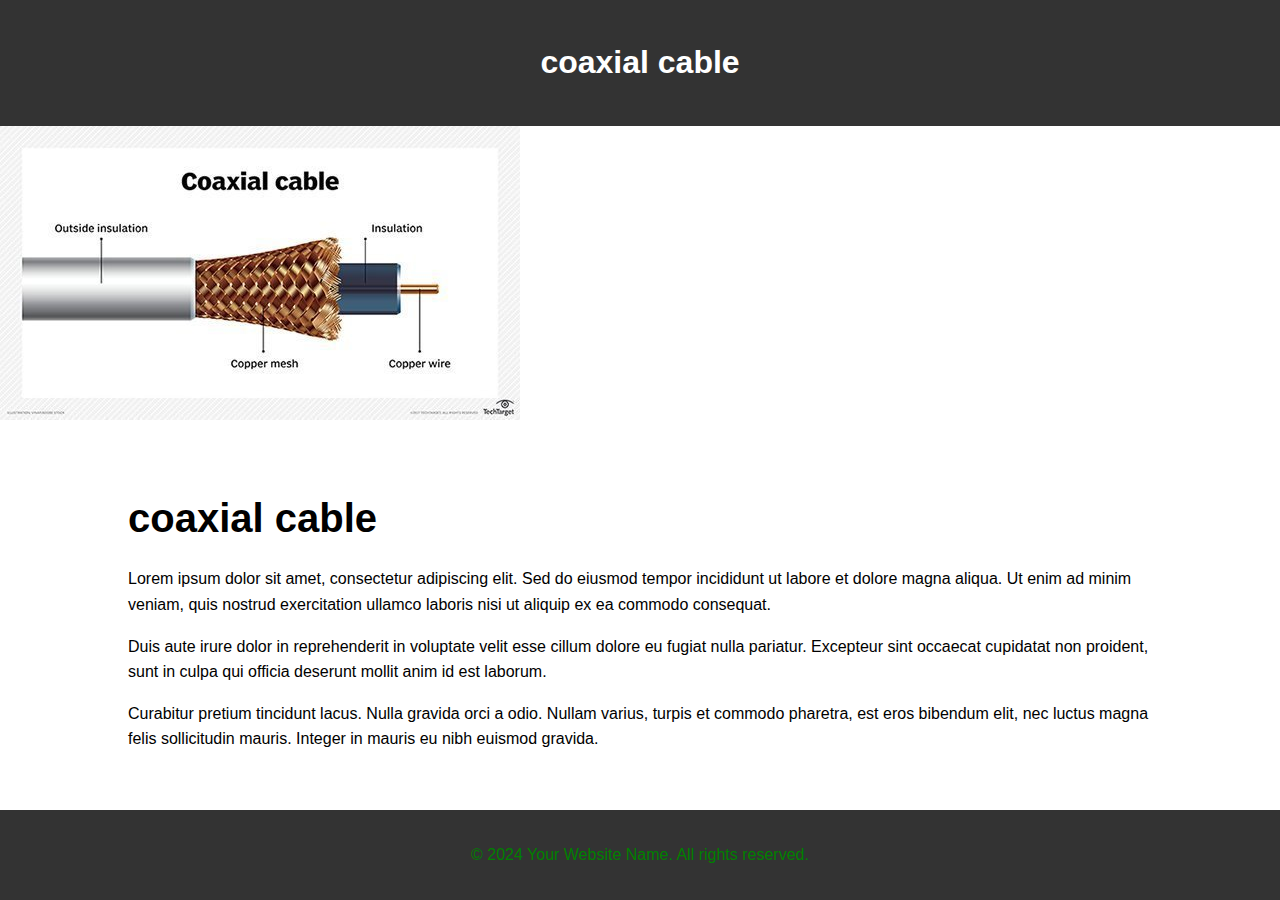
<file: coaxial cable.html>
<!DOCTYPE html>
<html lang="en">
<head>
    <meta charset="UTF-8">
    <meta name="viewport" content="width=device-width, initial-scale=1.0">
    <title>coaxial cable
</title>
    <style>
        body {
            font-family: Arial, sans-serif;
            margin: 0;
            padding: 0;
            line-height: 1.6;
        }
        header {
            background: #333;
            color: #fff;
            padding: 1rem 0;
            text-align: center;
        }
        .container {
            width: 80%;
            margin: 0 auto;
            padding: 2rem;
        }
        article {
            margin-bottom: 2rem;
        }
        article h1 {
            font-size: 2.5rem;
            margin-bottom: 1rem;
        }
        article p {
            margin-bottom: 1rem;
        }
        footer {
            background: #333;
            color: green;
            text-align: center;
            padding: 1rem 0;
            position: fixed;
            width: 100%;
            bottom: 0;
        }
    </style>
</head>
<body>

    <header>
        <h1>coaxial cable
</h1>
    </header>
    <img src="coaxial cable.jpg">

    <div class="container">
        <article>
            <h1>coaxial cable

</h1>
            
            <p>Lorem ipsum dolor sit amet, consectetur adipiscing elit. Sed do eiusmod tempor incididunt ut labore et dolore magna aliqua. Ut enim ad minim veniam, quis nostrud exercitation ullamco laboris nisi ut aliquip ex ea commodo consequat.</p>
            <p>Duis aute irure dolor in reprehenderit in voluptate velit esse cillum dolore eu fugiat nulla pariatur. Excepteur sint occaecat cupidatat non proident, sunt in culpa qui officia deserunt mollit anim id est laborum.</p>
            <p>Curabitur pretium tincidunt lacus. Nulla gravida orci a odio. Nullam varius, turpis et commodo pharetra, est eros bibendum elit, nec luctus magna felis sollicitudin mauris. Integer in mauris eu nibh euismod gravida.</p>
        </article>
    </div>

    <footer>
        <p>&copy; 2024 Your Website Name. All rights reserved.</p>
    </footer>

</body>
</html>
</file>
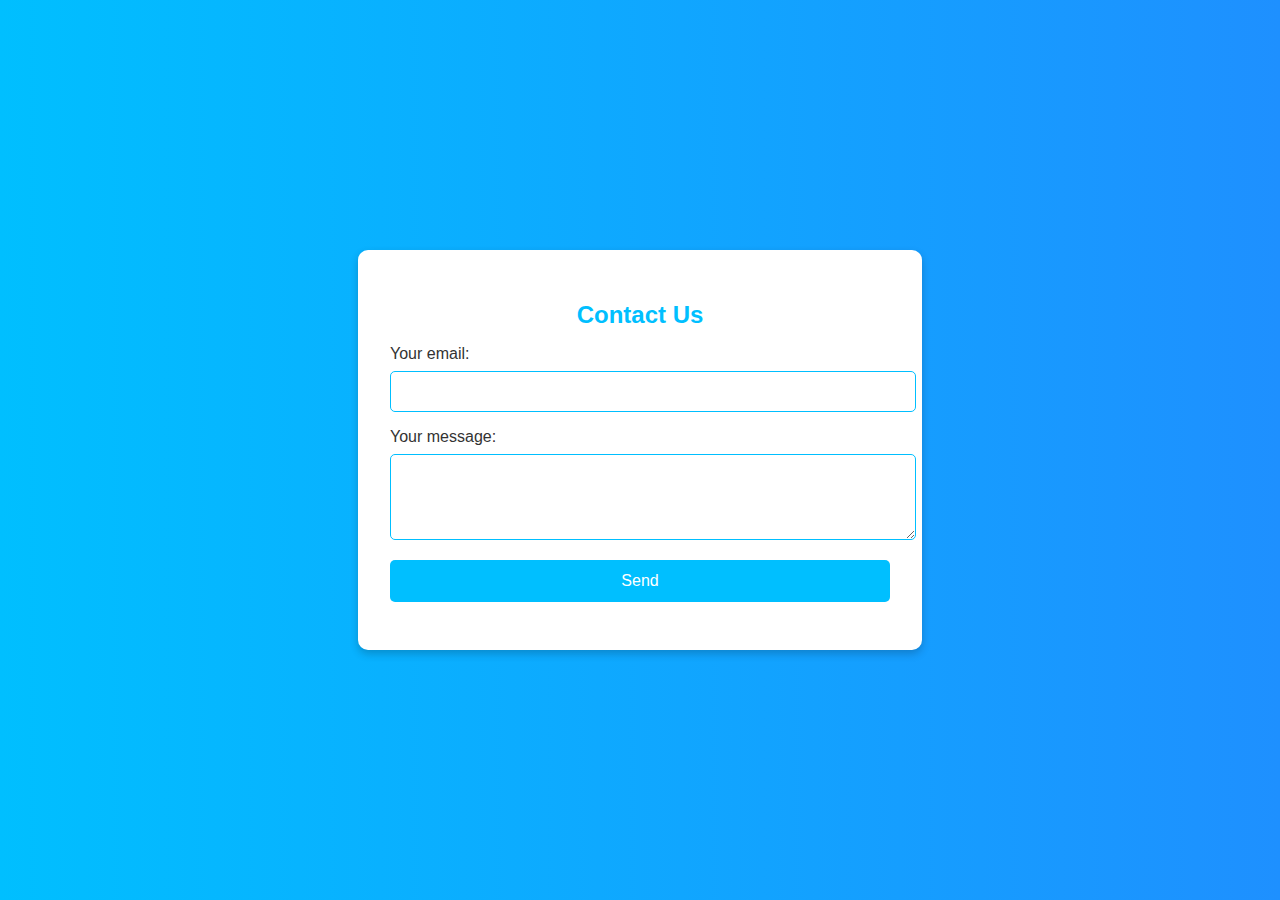
<file: contact us.html>
<!DOCTYPE html>
<html lang="en">
<head>
    <meta charset="UTF-8">
    <meta name="viewport" content="width=device-width, initial-scale=1.0">
    <title>Contact Us</title>
    <style>
        body {
            font-family: Arial, sans-serif;
            background: linear-gradient(to right, #00bfff, #1e90ff); /* Adjusted background gradient */
            display: flex;
            justify-content: center;
            align-items: center;
            height: 100vh;
            margin: 0;
        }
        .contact-container {
            background: #fff; /* Changed background to white */
            padding: 2rem;
            border-radius: 10px;
            box-shadow: 0 4px 8px rgba(0, 0, 0, 0.2);
            max-width: 500px;
            width: 100%;
        }
        .contact-container h2 {
            text-align: center;
            margin-bottom: 1rem;
            color: #00bfff; /* Changed heading color to blue */
        }
        .form-group {
            margin-bottom: 1rem;
        }
        .form-group label {
            display: block;
            margin-bottom: 0.5rem;
            color: #333;
        }
        .form-group input,
        .form-group textarea {
            width: 100%;
            padding: 0.75rem;
            border: 1px solid #00bfff; /* Changed border color to blue */
            border-radius: 5px;
            transition: border-color 0.3s;
        }
        .form-group input:focus,
        .form-group textarea:focus {
            border-color: #1e90ff; /* Changed focus border color to a darker shade of blue */
            outline: none;
        }
        .form-group textarea {
            resize: vertical;
        }
        .form-group button {
            width: 100%;
            padding: 0.75rem;
            border: none;
            border-radius: 5px;
            background: #00bfff; /* Changed button background to blue */
            color: white;
            font-size: 1rem;
            cursor: pointer;
            transition: background 0.3s;
        }
        .form-group button:hover {
            background: #1e90ff; /* Darker blue on hover */
        }
        .error {
            color: red;
            font-size: 0.875rem;
        }
    </style>
</head>
<body>
    <div class="contact-container">
        <h2>Contact Us</h2>
        <form action="https://formspree.io/f/xeqyyzvq" method="POST">
            <div class="form-group">
                <label for="email">Your email:</label>
                <input type="email" id="email" name="email" required>
            </div>
            <div class="form-group">
                <label for="message">Your message:</label>
                <textarea id="message" name="message" rows="4" required></textarea>
            </div>
            <div class="form-group">
                <button type="submit">Send</button>
            </div>
        </form>
    </div>
</body>
</html>
</file>
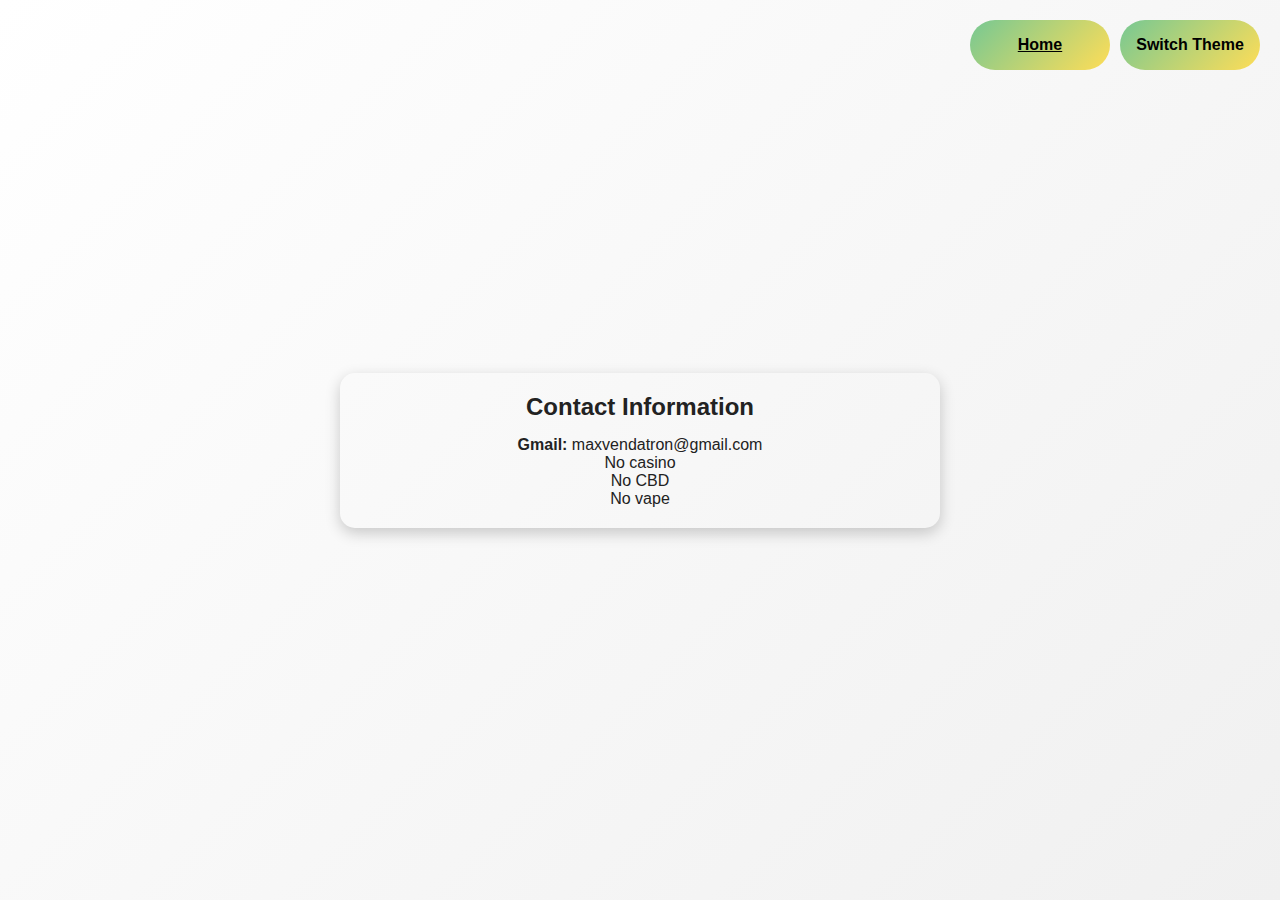
<file: contact.us.html>
<!DOCTYPE html>
<html lang="en">
<head>
    <meta charset="UTF-8">
    <meta name="viewport" content="width=device-width, initial-scale=1.0">
    <title>Contact Info</title>
    <style>
        /* General Styles */
        * {
            margin: 0;
            padding: 0;
            box-sizing: border-box;
            font-family: 'Poppins', sans-serif;
            transition: all 0.3s ease-in-out;
        }
        body {
            display: flex;
            flex-direction: column;
            align-items: center;
            justify-content: center;
            min-height: 100vh;
            padding: 20px;
            text-align: center;
        }

        /* 🌞 Light Mode */
        .light-mode {
            background: linear-gradient(135deg, #ffffff, #f0f0f0);
            color: #222;
        }

        /* 🌙 Dark Mode */
        .dark-mode {
            background: linear-gradient(135deg, #252525, #000000);
            color: white;
        }

        /* 🔥 Neon Mode */
        .neon-mode {
            background: linear-gradient(135deg, #090909, #1b003b);
            color: #00eaff;
        }

        /* Content Box */
        .content {
            padding: 20px;
            border-radius: 15px;
            box-shadow: 0 5px 15px rgba(0, 0, 0, 0.2);
            width: 80%;
            max-width: 600px;
            text-align: center;
        }

        /* Header */
        .header {
            font-size: 24px;
            font-weight: bold;
            margin-bottom: 15px;
        }

        /* Mode Toggle & New Button */
        .top-right-buttons {
            position: absolute;
            top: 20px;
            right: 20px;
            display: flex;
            gap: 10px;
        }

        .top-button {
            min-width: 140px;
            height: 50px;
            padding: 12px;
            border: none;
            border-radius: 25px;
            cursor: pointer;
            font-size: 16px;
            font-weight: bold;
            text-align: center;
            white-space: nowrap;
            display: flex;
            align-items: center;
            justify-content: center;
            transition: all 0.3s ease;
        }

        /* Light Mode Buttons */
        .light-mode .top-button {
            background: linear-gradient(135deg, #76c893, #ffdd57);
            color: black;
        }

        /* Dark Mode Buttons */
        .dark-mode .top-button {
            background: linear-gradient(135deg, #ff9a9e, #fad0c4);
            color: white;
        }

        /* Neon Mode Buttons */
        .neon-mode .top-button {
            background: linear-gradient(135deg, #ff00ff, #00eaff);
            color: white;
            box-shadow: 0 0 20px #ff00ff;
        }

        .top-button:hover {
            transform: scale(1.05);
        }

    </style>
</head>
<body class="light-mode">
    <!-- Top Right Buttons -->
    <div class="top-right-buttons">
        <a href="/" class="top-button">Home</a>
        <button class="top-button mode-toggle" onclick="toggleMode()">Switch Theme</button>
    </div>

    <div class="content">
        <div class="header">Contact Information</div>
        <p><strong>Gmail:</strong> maxvendatron@gmail.com</p>
        <p>No casino</p>
        <p>No CBD</p>
        <p>No vape</p>
    </div>

    <script>
        const modes = ["light-mode", "dark-mode", "neon-mode"];
        let currentModeIndex = 0;
        
        function toggleMode() {
            document.body.classList.remove(modes[currentModeIndex]);
            currentModeIndex = (currentModeIndex + 1) % modes.length;
            document.body.classList.add(modes[currentModeIndex]);
        }
    </script>
</body>
</html>
</file>
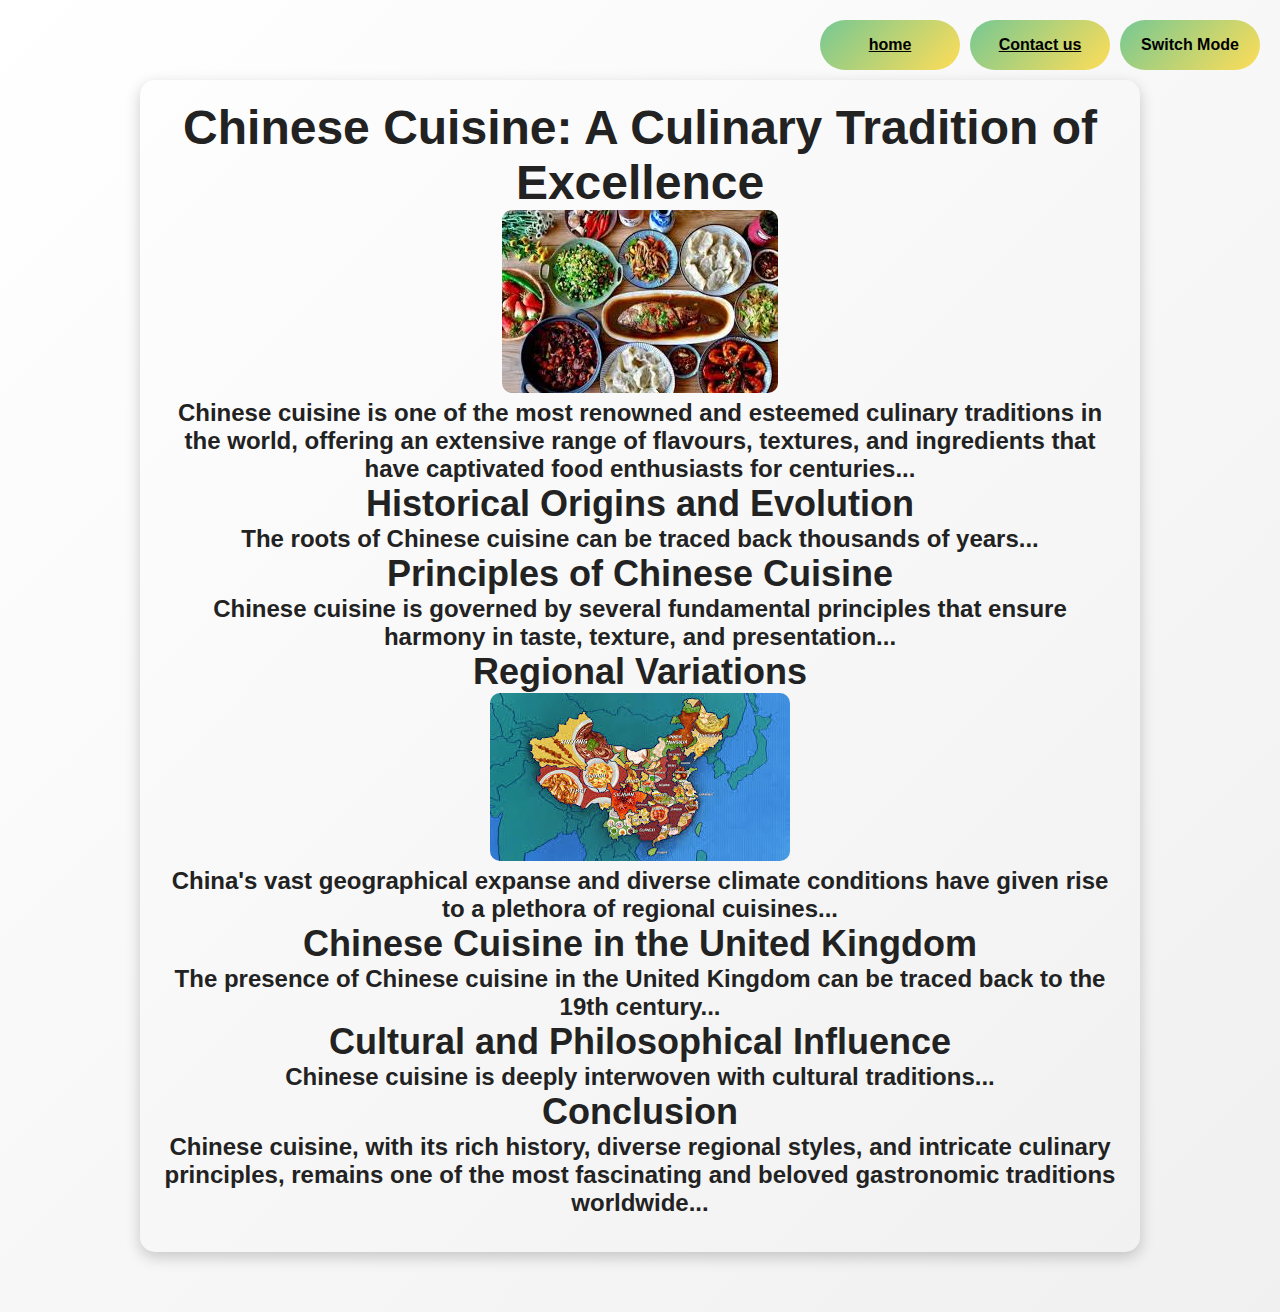
<file: articles/chinese-food.html>
<!DOCTYPE html>
<html lang="en">
<head>
    <meta charset="UTF-8">
    <meta name="viewport" content="width=device-width, initial-scale=1.0">
    <title>chinese food</title>
    <style>
        /* General Styles */
        * {
            margin: 0;
            padding: 0;
            box-sizing: border-box;
            font-family: 'Poppins', sans-serif;
            transition: all 0.3s ease-in-out;
        }
        body {
    display: flex;
    flex-direction: column;
    align-items: center;
    justify-content: flex-start;
    min-height: 100vh;
    padding: 60px;
    text-align: center;
    height: auto;
    width: 100vw; /* Make sure it takes full width */
    margin: 0;
}

.content {
    padding: 20px;
    border-radius: 15px;
    box-shadow: 0 5px 15px rgba(0, 0, 0, 0.2);
    width: 100%; /* Allow it to expand */
    max-width: 1000px; /* Set a reasonable limit */
    text-align: center;
    margin-top: 20px;
}


        /* 🌞 Light Mode */
        .light-mode {
            background: linear-gradient(135deg, #ffffff, #f0f0f0);
            color: #222;
        }

        /* 🌙 Dark Mode */
        .dark-mode {
            background: linear-gradient(135deg, #252525, #000000);
            color: white;
        }

        /* 🔥 Neon Mode */
        .neon-mode {
            background: linear-gradient(135deg, #090909, #1b003b);
            color: #00eaff;
        }

       
        

        /* Header */
        .header {
            font-size: 24px;
            font-weight: bold;
            margin-bottom: 15px;
        }

        /* Top Right Buttons */
        .top-right-buttons {
            position: absolute;
            top: 20px;
            right: 20px;
            display: flex;
            gap: 10px;
        }

        .top-button {
            min-width: 140px;
            height: 50px;
            padding: 12px;
            border: none;
            border-radius: 25px;
            cursor: pointer;
            font-size: 16px;
            font-weight: bold;
            text-align: center;
            white-space: nowrap;
            display: flex;
            align-items: center;
            justify-content: center;
            transition: all 0.3s ease;
        }

        /* Light Mode Buttons */
        .light-mode .top-button {
            background: linear-gradient(135deg, #76c893, #ffdd57);
            color: black;
        }

        /* Dark Mode Buttons */
        .dark-mode .top-button {
            background: linear-gradient(135deg, #ff9a9e, #fad0c4);
            color: white;
        }

        /* Neon Mode Buttons */
        .neon-mode .top-button {
            background: linear-gradient(135deg, #ff00ff, #00eaff);
            color: white;
            box-shadow: 0 0 20px #ff00ff;
        }

        .top-button:hover {
            transform: scale(1.05);
        }
        img {
    max-width: 100%;
    height: auto;
    border-radius: 10px; /* Optional: To add rounded corners to images */
}


    </style>
</head>
<body class="light-mode">
    <!-- Top Right Buttons -->
    <div class="top-right-buttons">
        <a href="rankrise.site" class="top-button">home</a>
        <a href="contact.us.html" class="top-button">Contact us</a>
        <button class="top-button mode-toggle" onclick="toggleMode()">Switch Mode</button>
    </div>

    <div class="content">
        <div class="header">
        <h1>Chinese Cuisine: A Culinary Tradition of Excellence</h1>
        <img src="1.jpeg" alt="Delicious Chinese Cuisine">
        
        <p>Chinese cuisine is one of the most renowned and esteemed culinary traditions in the world, offering an extensive range of flavours, textures, and ingredients that have captivated food enthusiasts for centuries...</p>
        <h2>Historical Origins and Evolution</h2>
        <p>The roots of Chinese cuisine can be traced back thousands of years...</p>
        <h2>Principles of Chinese Cuisine</h2>
        <p>Chinese cuisine is governed by several fundamental principles that ensure harmony in taste, texture, and presentation...</p>
        <h2>Regional Variations</h2>
        <img src="2.jpeg" alt="Different Regional Cuisines of China">
        <p>China's vast geographical expanse and diverse climate conditions have given rise to a plethora of regional cuisines...</p>
        <h2>Chinese Cuisine in the United Kingdom</h2>
        <p>The presence of Chinese cuisine in the United Kingdom can be traced back to the 19th century...</p>
        <h2>Cultural and Philosophical Influence</h2>
        <p>Chinese cuisine is deeply interwoven with cultural traditions...</p>
        <h2>Conclusion</h2>
        <p>Chinese cuisine, with its rich history, diverse regional styles, and intricate culinary principles, remains one of the most fascinating and beloved gastronomic traditions worldwide...</p>
        </div>
   
       
    </div>

    <script>
        const modes = ["light-mode", "dark-mode", "neon-mode"];
        let currentModeIndex = 0;
        
        function toggleMode() {
            document.body.classList.remove(modes[currentModeIndex]);
            currentModeIndex = (currentModeIndex + 1) % modes.length;
            document.body.classList.add(modes[currentModeIndex]);
        }
    </script>
</body>
</html>
</file>
